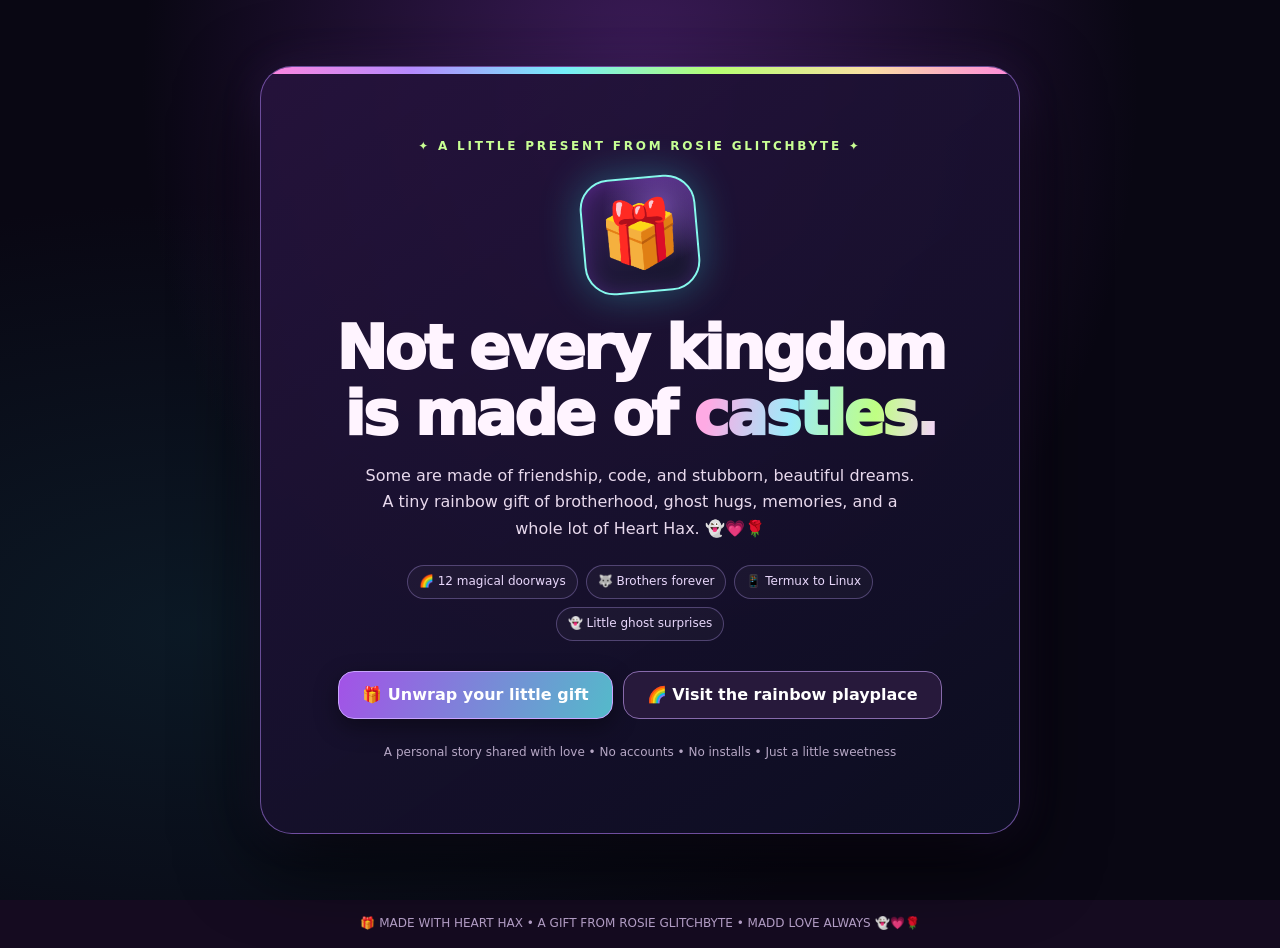
<file: index.html>
<!DOCTYPE html><html lang="en"><head><meta charset="UTF-8"><meta name="viewport" content="width=device-width,initial-scale=1">
<meta name="description" content="A little GlitchByte Kingdom gift celebrating family, friendship, brothers, Termux dreams, and rainbow terminal love notes.">
<link rel="canonical" href="https://hellfire13666.github.io/ghost-heart-rainbow-gift/">
<meta property="og:type" content="website">
<meta property="og:site_name" content="GHOST HEART // GLITCHBYTE KINGDOM">
<meta property="og:url" content="https://hellfire13666.github.io/ghost-heart-rainbow-gift/">
<meta property="og:title" content="GHOST HEART // A Little Rainbow Gift from Rosie">
<meta property="og:description" content="Not every kingdom is made of castles. Some are made of friendship, code, and stubborn, beautiful dreams.">
<meta property="og:image" content="https://hellfire13666.github.io/ghost-heart-rainbow-gift/assets/art/social-green.jpg?v=20261109">
<meta property="og:image:secure_url" content="https://hellfire13666.github.io/ghost-heart-rainbow-gift/assets/art/social-green.jpg?v=20261109">
<meta property="og:image:type" content="image/jpeg">
<meta property="og:image:width" content="1672">
<meta property="og:image:height" content="941">
<meta property="og:image:alt" content="Neon green Ghost Heart Rainbow Gift artwork">
<meta name="twitter:card" content="summary_large_image">
<meta name="twitter:title" content="GHOST HEART | A Rainbow Gift from GlitchByte">
<meta name="twitter:description" content="Not every kingdom is made of castles. Some are made of friendship, code, and stubborn, beautiful dreams.">
<meta name="twitter:image" content="https://hellfire13666.github.io/ghost-heart-rainbow-gift/assets/art/social-green.jpg?v=20261109">
<meta name="twitter:image:alt" content="Neon green Ghost Heart Rainbow Gift artwork">
<meta name="theme-color" content="#140c1e"><title>🎁 A Little Gift from Rosie | GHOST HEART Rainbow Kingdom</title>
<style>
:root{--ink:#0d0813;--card:#1d122a;--mint:#bcff6d;--violet:#cf9aff;--white:#fff5ff;--muted:#d6c5e1}*{box-sizing:border-box}html{scroll-behavior:smooth}body{margin:0;color:var(--white);background:radial-gradient(circle at 50% 0%,#4c216c 0%,transparent 31%),radial-gradient(circle at 85% 40%,#28133d 0%,transparent 27%),#0d0813;font:16px/1.65 system-ui,-apple-system,Segoe UI,sans-serif}.wrap{max-width:1100px;margin:auto;padding:24px 20px 70px}.poster{border:1px solid #9556b8;border-radius:28px;overflow:hidden;background:linear-gradient(170deg,#21132e,#100b19 60%);box-shadow:0 20px 100px #0009,0 0 35px #a64bff25}.hero{display:grid;grid-template-columns:minmax(220px,39%) 1fr;align-items:stretch;min-height:395px;background:radial-gradient(circle at 85% 20%,#4e185f,#171025 65%)}.portrait{min-height:370px;background:linear-gradient(90deg,transparent 75%,#1d102b),url('assets/welcome-art.webp') center 26%/cover no-repeat}.hero-text{padding:48px 38px 40px 18px;align-self:center}.eyebrow{color:var(--mint);font-size:.78rem;letter-spacing:.23em;font-weight:850}h1{font-weight:950;line-height:1.04;font-size:clamp(2.4rem,5vw,4.8rem);letter-spacing:-.055em;margin:14px 0 10px}h1 em{font-style:normal;color:var(--mint);display:block;text-shadow:0 0 24px #baff6140}.subtitle{font-weight:800;color:#f4b8f7;letter-spacing:.12em;font-size:.8rem}.hero p{font-size:1.09rem;max-width:510px;color:#f3e2f7}.chapter{padding:38px 8%;text-align:center}.section-tag{font:800 .78rem/1.5 ui-monospace,monospace;letter-spacing:.18em;color:var(--mint);text-transform:uppercase}h2{line-height:1.18;font-size:clamp(1.55rem,3.4vw,2.5rem);margin:10px 0 22px}.chapter p{max-width:760px;margin:0 auto 18px;color:#f0e1f6;font-size:1.075rem}.highlight{font-size:clamp(1.35rem,3vw,2rem)!important;color:#ffbff1!important;font-family:Georgia,serif;font-style:italic;font-weight:700;margin:24px auto!important}.divider{height:1px;margin:0 7%;background:linear-gradient(90deg,transparent,#adff6f99,#d19eff99,transparent)}.tribute{padding:42px 8%;text-align:center;background:radial-gradient(ellipse at center,#2e1741 0%,#140d1f 75%)}.tribute h2{color:#e6c5ff}.tribute p{max-width:780px;margin:12px auto;color:#f2e5f8;font-size:1.05rem}.tribute .vow{font-size:1.3rem;color:var(--mint);font-weight:850;margin-top:28px}.links{padding:40px 7%;background:#130d1d}.links .lead{color:var(--muted);max-width:750px;margin:0 0 25px}.linkgrid{display:grid;grid-template-columns:repeat(2,minmax(0,1fr));gap:17px}.linkgroup{padding:21px;border:1px solid #66447b;border-radius:15px;background:#20142d}.linkgroup h3{color:var(--mint);font-size:1rem;letter-spacing:.07em;margin:0 0 14px}.linkline{border-top:1px solid #ffffff1a;padding:10px 0;display:flex;flex-direction:column;gap:1px}.linkline strong{font-size:.9rem}.linkline span{color:#c5e9fd;font:500 .78rem/1.4 ui-monospace,monospace;overflow-wrap:anywhere;user-select:text}.labs{padding:24px 7%;text-align:center;border-top:1px solid #633883}.labs p{color:#e1ccef}.pill{display:inline-block;padding:6px 10px;margin:4px;background:#2a1a3a;border:1px solid #8a55ac;border-radius:7px;color:#e8d2f4;font-size:.78rem}footer{text-align:center;padding:38px 10px 45px;background:#150b20}footer .love{font:italic 1.6rem Georgia,serif;color:#ffb7e9}footer small{color:#b8ff6c;letter-spacing:.09em}.notice{max-width:1050px;margin:13px auto;color:#bdaacc;font-size:.76rem;text-align:center}@media(max-width:720px){.wrap{padding:10px 8px 48px}.poster{border-radius:18px}.hero{grid-template-columns:1fr}.portrait{min-height:315px;background-position:center 30%;background-size:cover}.hero-text{padding:21px 23px 37px;text-align:center}.hero-text p{margin:auto}.chapter,.tribute{padding:33px 23px}.links{padding:34px 16px}.linkgrid{grid-template-columns:1fr}.linkgroup{padding:15px}}
.closing-note{margin:24px 24px 8px;padding:clamp(22px,5vw,44px);border:1px solid #c07ad8;border-radius:24px;background:radial-gradient(circle at 92% 0%,#55315d80,transparent 45%),linear-gradient(160deg,#291632,#181122 75%);box-shadow:0 0 36px #e9a8f326;text-align:center}.closing-note h2{color:#f8cff0;font-size:clamp(22px,4vw,35px);line-height:1.22;margin:10px 0 20px}.closing-note p{max-width:750px;margin:12px auto;color:#f4e6f6}.closing-note .closer{margin:24px auto;color:#beff79;font-weight:750;letter-spacing:.025em}.closing-note .signature{font-family:Georgia,serif;font-style:italic;font-size:clamp(19px,3vw,29px);color:#f2b5e9}.closing-note .lastline{display:block;color:#cdb5e0;font-size:14px;letter-spacing:.08em;margin-top:18px}.closing-note .flowers{font-size:30px;letter-spacing:14px}</style><style>
/* GHOST HEART Gift Edition: self-contained, lightweight & reduced-motion friendly. */
[hidden]{display:none!important}
html{scroll-behavior:smooth}
body{overflow-x:hidden}
.gift-cover{min-height:100svh;display:grid;place-items:center;padding:25px 15px;background:radial-gradient(ellipse at 50% 10%,#3d1c5a 0,transparent 55%),radial-gradient(ellipse at 15% 70%,#113e4b55 0,transparent 48%),#090713}
.present-card{width:min(760px,100%);position:relative;overflow:hidden;text-align:center;border:1px solid #b784fb88;border-radius:32px;background:linear-gradient(145deg,#26133de8,#0c0e21f5);box-shadow:0 25px 80px #000c,0 0 40px #9b5dfa27;padding:clamp(26px,6vw,70px) clamp(20px,5vw,64px)}
.present-card:before{content:"";position:absolute;inset:0 0 auto;height:7px;background:linear-gradient(90deg,#ff86de,#b58aff,#74eefa,#b6ff72,#f9e0a2,#ff86de)}
.present-kicker{color:#c9ff94;font-size:12px;letter-spacing:.23em;text-transform:uppercase;font-weight:800}
.present-icon{display:grid;place-items:center;margin:20px auto 11px;width:116px;height:116px;border:2px solid #86f8ed;border-radius:30px;transform:rotate(-5deg);background:radial-gradient(circle at 70% 25%,#b175fc77,transparent 50%),linear-gradient(160deg,#381d5b,#121627);box-shadow:0 0 40px #34e6ea55, inset 0 0 20px #a64cfb44;font-size:65px}
.present-card h1{font-size:clamp(34px,6vw,61px);line-height:1.08;margin:22px 0 16px;letter-spacing:-.045em;color:#fff4ff}
.present-card h1 span{background:linear-gradient(100deg,#feaae4 8%,#9debfa 41%,#bfff82 74%,#f6d2ff);background-clip:text;color:transparent}
.present-card p{max-width:550px;margin:12px auto 23px;color:#e8d9ed}
.gift-pills{display:flex;flex-wrap:wrap;justify-content:center;gap:8px;margin:20px auto 30px}
.gift-pills span{border:1px solid #8e78bc77;border-radius:30px;padding:6px 11px;color:#e9d8fc;background:#ffffff08;font-size:12px}
.gift-btn{border:1px solid #c8a4ff;background:linear-gradient(110deg,#a352e7,#54baca);border-radius:16px;min-height:48px;padding:10px 23px;color:white;font:inherit;font-weight:850;cursor:pointer;box-shadow:0 8px 23px #0006}
.gift-btn:hover,.gift-btn:focus-visible{outline:2px solid #baff9a;outline-offset:3px}
.gift-btn.secondary{background:#27193b;border-color:#876aab;box-shadow:none}
.gift-buttons{display:flex;flex-wrap:wrap;gap:10px;justify-content:center}
.gift-note{display:block;color:#b6a7c5;margin-top:24px;font-size:12px}
.gift-toolbar{display:flex;gap:9px;flex-wrap:wrap;align-items:center;justify-content:center;margin:0 auto 18px;border:1px solid #8d62ba99;border-radius:18px;background:#1b1028;padding:12px}
.gift-toolbar a,.gift-toolbar button{appearance:none;background:#241735;color:#eee0fb;border:1px solid #8764af;border-radius:12px;padding:10px 12px;font:700 13px system-ui;cursor:pointer;text-decoration:none;min-height:42px}
.gift-toolbar a:hover,.gift-toolbar button:hover,.gift-toolbar a:focus-visible,.gift-toolbar button:focus-visible{background:#453064;outline:1px solid #c9ff92}
.gift-toolbar .accent{background:#315653;border-color:#84e6c5}
.gift-room{margin:32px 0 16px;border:1px solid #8968ba;border-radius:25px;overflow:hidden;background:radial-gradient(circle at 0 0,#38205d99,transparent 47%),#120d1d;padding:clamp(17px,3vw,30px)}
.gift-room h2{margin:0;color:#eebdff;font-size:clamp(24px,4vw,36px)}
.gift-room .room-subtitle{color:#d7c3e4;margin:6px 0 23px}
.room-grid{display:grid;grid-template-columns:repeat(auto-fit,minmax(155px,1fr));gap:10px}
.room-grid button{border:1px solid #8066ad;background:linear-gradient(140deg,#2c2041,#172033);border-radius:13px;text-align:left;color:#f9eaff;padding:13px;min-height:74px;font:650 14px system-ui;cursor:pointer}
.room-grid button:hover,.room-grid button:focus-visible{border-color:#b7ff8a;background:#3c2457;outline:2px solid #cceca7}
.room-grid button .room-num{display:block;font-size:11px;letter-spacing:.12em;color:#b8f7db;margin-bottom:5px}
.room-output{background:#0c1020;border:1px solid #6e6895;border-radius:17px;margin:21px 0 14px;padding:clamp(17px,3vw,28px);min-height:150px;line-height:1.72}
.room-output h2{color:#bafadb;font-size:clamp(23px,3vw,31px)}
.room-output h3{color:#eeb5ee}
.room-output a{color:#92f2fa;overflow-wrap:anywhere}
.room-output p{margin:10px 0}
.room-output .hero-text{padding:0!important;display:block!important;background:none!important}
.room-output .hero-text h1{font-size:clamp(22px,4vw,34px)!important;line-height:1.2}
.room-output .linkgroup,.room-output .chapter,.room-output .tribute,.room-output .labs,.room-output .closing-note{margin:0!important;width:100%;max-width:none;box-shadow:none!important}
.room-output .linkgroup{padding:10px!important}
.room-output .linkline{display:flex;flex-direction:column;align-items:flex-start;gap:4px}
.room-actions{display:flex;flex-wrap:wrap;gap:10px}
.room-actions button,.room-actions a{border:1px solid #8cbbcc;border-radius:12px;padding:10px 13px;min-height:43px;background:#1f3043;color:#bdfbff;cursor:pointer;text-decoration:none;font:700 13px system-ui}
.room-status{min-height:1.5em;font-size:13px;margin-top:12px;color:#baff99}
.gift-credits{text-align:center;color:#b8a2cb;padding:14px;font-size:12px}
@media(max-width:560px){.gift-toolbar{justify-content:stretch}.gift-toolbar a,.gift-toolbar button{flex:1}.room-grid{grid-template-columns:repeat(2,minmax(0,1fr))}.room-grid button{font-size:12px;padding:11px}.room-output{padding:13px}.present-card{border-radius:20px}.wrap{padding:15px 12px 50px}}
@media(prefers-reduced-motion:reduce){html{scroll-behavior:auto}*{animation:none!important;transition:none!important}}
</style>
<style>
/* Gift v3 additions; existing Ghost Heart and Welcome Wall styling untouched */
.gh-terminal-gift{margin:30px 0;border-radius:26px;border:1px solid #9ceaf180;padding:clamp(18px,4vw,34px);background:linear-gradient(150deg,#100c20,#241137 65%,#102a30);box-shadow:0 14px 40px #0008,0 0 40px #78e9ed16}
.gh-terminal-top{display:flex;align-items:center;gap:20px;flex-wrap:wrap}
.gh-terminal-top img{width:120px;height:120px;border-radius:24px;border:2px solid #a8faff;box-shadow:0 0 35px #a8faff38}
.gh-terminal-top h2{margin:0;font-size:clamp(25px,4.2vw,39px);color:#eff9ff}
.gh-terminal-top p{color:#dfccec;margin:5px 0}
.gh-squares{display:grid;grid-template-columns:repeat(2,minmax(0,1fr));gap:18px;margin-top:22px}
.gh-square{border:2px solid #7ceaf2;border-radius:22px;padding:21px;min-width:0;background:#090a17;box-shadow:inset 0 0 20px #62c3f21e,0 0 23px #8b55fc24;display:flex;flex-direction:column;gap:11px}
.gh-square:nth-child(2){border-color:#ed8eff}
.gh-square h3{margin:0;color:#d8fcff;font-size:19px}
.gh-square p{font-size:14px;margin:0;color:#d6c2e8}
.gh-square pre{margin:0;white-space:pre-wrap;overflow-wrap:anywhere;max-height:220px;overflow-y:auto;padding:17px;border:1px solid #6ee9e773;border-radius:15px;color:#b0ffc4;background:#070b16;font-size:12.5px;line-height:1.5;user-select:text}
.gh-square details{font-size:13px;color:#d8b8fc}
.gh-square details pre{max-height:290px;margin-top:8px}
.gh-square summary{cursor:pointer;padding:6px;font-weight:700}
.gh-copy-button,.gh-link{display:inline-flex;align-items:center;justify-content:center;min-height:48px;padding:10px 15px;border-radius:13px;background:linear-gradient(100deg,#8e32eb,#246ec9 60%,#0b9a9d);color:white;border:1px solid #c6f8ff;cursor:pointer;font:800 15px system-ui,sans-serif;text-decoration:none;text-align:center;box-shadow:0 0 24px #5eeaff3b}
.gh-copy-button:hover,.gh-link:hover{filter:brightness(1.12)}
.gh-status{color:#b4fcb0;font-size:13px;min-height:20px;margin:0}
.gh-share-row{display:flex;gap:10px;flex-wrap:wrap;margin-top:16px;align-items:center}
.gh-share-row .gh-link{background:#271839;border-color:#a969db}
.gh-reminder{font-size:12px;color:#d2c1d6;margin-top:14px}
@media(max-width:690px){.gh-squares{grid-template-columns:1fr}.gh-terminal-top img{width:84px;height:84px}}
@media(prefers-reduced-motion:reduce){.gh-copy-button,.gh-link{transition:none}}
</style>
<link rel="icon" type="image/png" href="assets/icon-embedded.png"><style id="ghost-links-footer-layout">
/* Bottom-of-page resource shelf: intentionally separate from the welcome letter. */
.ghost-links-footer{margin:36px 0 14px;border:1px solid #754b91;border-radius:25px;background:linear-gradient(160deg,#21152e,#140d20);box-shadow:0 18px 45px #0007,0 0 26px #b35dfb16;padding:clamp(22px,4vw,38px)}
.ghost-links-footer .section-tag{color:#c8ff91}
.ghost-links-footer h2{margin:8px 0 12px}
.ghost-links-footer .lead{margin-bottom:21px}
.ghost-links-footer .linkgrid{gap:13px}
.ghost-links-footer .linkgroup{background:linear-gradient(150deg,#231630,#1b1426);padding:18px}
.ghost-links-footer .linkline{padding:9px 0}
.ghost-links-footer .linkline span{overflow-wrap:anywhere}
@media(max-width:650px){.ghost-links-footer .linkgrid{grid-template-columns:1fr}.ghost-links-footer{padding:22px 17px}}
</style><style id="gift-gallery-style">
/* Small standalone gallery section. No animations or external CSS. */
.art-preview{margin:22px 24px 8px;padding:clamp(18px,4vw,34px);border-radius:24px;border:1px solid #785197;background:linear-gradient(150deg,#261334,#120b1f);box-shadow:0 8px 28px #0004}
.art-preview .art-eyebrow{font:700 12px/1.5 system-ui;letter-spacing:.18em;color:#bdff8e}
.art-preview h2{font-size:clamp(1.35rem,3vw,2rem);margin:7px 0;color:#f9caff}
.art-preview p{color:#e2d2eb;max-width:760px;line-height:1.65;margin:0 0 18px}
.gift-art-cards{display:grid;grid-template-columns:repeat(3,minmax(0,1fr));gap:12px}
.gift-art-cards a{display:flex;flex-direction:column;gap:9px;border:1px solid #6d467e;padding:9px;border-radius:15px;background:#110a1d;color:#f9e3ff;text-decoration:none;font-weight:700;transition:border-color .16s,transform .16s}
.gift-art-cards a:hover,.gift-art-cards a:focus-visible{border-color:#a7ff8c;transform:translateY(-2px)}
.gift-art-cards img{display:block;width:100%;aspect-ratio:16/9;object-fit:cover;border-radius:9px;background:#151020}
.gift-art-cards span{padding:0 3px 5px}
.gift-art-actions{display:flex;flex-wrap:wrap;gap:10px;margin-top:18px}
.gift-art-actions a{display:inline-block;text-decoration:none;border-radius:13px;padding:11px 16px;font-weight:800}
.gallery-primary{background:linear-gradient(110deg,#b5ff82,#7bddff);color:#120c1e!important}
.gallery-secondary{border:1px solid #af74d8;color:#fbe8ff!important;background:#37204b}
.ghost-links-footer .linkline .gift-link{color:#dcb9ff;text-decoration:underline;text-underline-offset:3px;overflow-wrap:anywhere;word-break:normal}
.ghost-links-footer .linkline .gift-link:hover,.ghost-links-footer .linkline .gift-link:focus-visible{color:#bdff8e}
@media(max-width:620px){.art-preview{margin:14px 12px 8px}.gift-art-cards{grid-template-columns:1fr}.gift-art-actions a{width:100%;text-align:center}}
@media(prefers-reduced-motion:reduce){.gift-art-cards a{transition:none}.gift-art-cards a:hover{transform:none}}
</style>










</head><body>
<section id="giftCover" class="gift-cover" aria-label="A GlitchByte Kingdom gift for you">
 <div class="present-card">
  <div class="present-kicker">✦ A LITTLE PRESENT FROM ROSIE GLITCHBYTE ✦</div>
  <div class="present-icon" role="img" aria-label="Wrapped purple present">🎁</div>
  <h1>Not every kingdom<br>is made of <span>castles.</span></h1>
  <p>Some are made of friendship, code, and stubborn, beautiful dreams. A tiny rainbow gift of brotherhood, ghost hugs, memories, and a whole lot of Heart Hax. 👻💗🌹</p>
  <div class="gift-pills"><span>🌈 12 magical doorways</span><span>🐺 Brothers forever</span><span>📱 Termux to Linux</span><span>👻 Little ghost surprises</span></div>
  <div class="gift-buttons">
   <button class="gift-btn" type="button" id="unwrapGift">🎁 Unwrap your little gift</button>
   <button class="gift-btn secondary" type="button" id="playImmediately">🌈 Visit the rainbow playplace</button>
  </div>
  <small class="gift-note">A personal story shared with love • No accounts • No installs • Just a little sweetness</small>
 </div>
</section>
<div class="wrap" id="kingdom" hidden>
<nav class="gift-toolbar" aria-label="Explore your gift">
 <a href="#welcome-story">👑 Read the Welcome Wall</a>
 <a href="#rainbow-play" class="accent">🌈 Play the Rainbow Kingdom</a>
 <button type="button" id="copyPython">📋 Copy terminal gift</button>
 <button type="button" id="savePython">💾 Save terminal gift</button>
 <button type="button" id="rewrap">🎁 Wrap again</button>
</nav>
<div id="welcome-story"></div><main class="poster">
<header class="hero"><div class="portrait" role="img" aria-label="Rosie-inspired cyber-gothic artwork with blue roses, mask and Termux, Linux and Heart Hax books"></div><div class="hero-text"><div class="eyebrow">✦ ROSIE GLITCHBYTE // PHANTOM LABS ✦</div><h1>WELCOME TO MY LITTLE <em>GLITCHBYTE KINGDOM</em></h1><div class="subtitle">THE KINGDOM OF LOVE, GLITCHES & HACKS</div><p>Hey, beautiful souls & beautiful weirdos! 💗👻💜</p><p>Welcome to my little corner of the digital universe, where the inspired designs of GlitchByte's heart, friendship, technology, creativity, and a little beautiful chaos all come together.</p></div></header>
<section class="chapter"><div class="section-tag">📱 Five years in the making · Heart Hax in bloom</div><h2>From Termux Girl to Heart Hax 💜</h2><p>For five years, I was a Termux girl, building custom terminals on my phone and dreaming of Linux.</p><p>Then one day, that dream was placed in my hands in computer form.</p><p>What looked like a little machine to the world felt like a doorway to me, a chance, a future, and a dream finally becoming real.</p><p class="highlight">With a brother beside me, Heart Hax began to bloom. 👻💚</p><p>And from those little beginnings came learning Linux, dual boot, creating tools, building terminals, designing websites, and discovering things I never imagined I could do.</p><p>I look at our creations today and still can't believe how far this little dream has come. And the most beautiful part? <strong>I didn't have to walk that journey alone.</strong> 💗</p></section>
<div class="divider"></div>
<section class="tribute"><div class="section-tag">🐺 💗 💜 Forever in my heart</div><h2>To My Brothers I Hold Dear to My Heart</h2><p>To the brothers who have sat beside me, shared their knowledge, helped me learn, encouraged my dreams, and kept me afloat when others tried to hold a girl down...</p><p><strong>Thank you from the bottom of my heart.</strong></p><p>You weren't just watching me build something. You were right there with me through the little mistakes, the long hours, the frustration, the laughter, and those unforgettable BAAAAAAM moments when something finally came together.</p><p>You gave me your time, patience, knowledge, and encouragement. When I look at everything we've created, I see more than tools, websites, and terminals. I see the memories, the friendship, the love, and the respect.</p><p>No matter where life takes us, I'll never forget what you've done for me or what these years have meant.</p><p class="vow">Till I'm dead and a true ghost. 👻💗💜<br>MADD LOVE & RESPECT TILL THE END. ALWAYS.</p></section>
<div class="divider"></div>
<section class="labs"><div class="section-tag">🧪 GlitchByte Phantom Labs</div><h2>A Few Creations That Grew Along the Way</h2><div><span class="pill">NIGHTGLASS</span><span class="pill">NECTARJAR QUEEN BEE</span><span class="pill">BLACKTHORN INTEL</span><span class="pill">HEXVULTURE</span><span class="pill">PHONETHORN</span><span class="pill">WOLF FANG</span><span class="pill">VENOMROSE</span><span class="pill">PHANTOM SPINE</span><span class="pill">ROOTSIGNAL</span><span class="pill">RIFTSEAL</span><span class="pill">HEXBAZAAR</span><span class="pill">ROSE CRAWLER</span><span class="pill">MASTER HUB</span><span class="pill">GHOSTMARK</span><span class="pill">HEXWAKE</span><span class="pill">VOIDLANTERN</span></div></section>
<section class="closing-note"><div class="flowers" aria-hidden="true">🌹 💜 👻 💚</div><p>This little Kingdom was built with love, curiosity, patience, and a whole lot of heart.</p><p>Every page, every design, every tool, every terminal, and every little piece of this world carries part of my journey, my dreams, and the people who helped me believe I could create something beautiful.</p><p>To the brothers I hold dear to my heart, thank you for the love, the guidance, the inspiration, and the memories woven into every step of this story.</p><p>And to every beautiful soul who stops here, thank you for being part of this little corner of the universe.</p><p>This is not just a collection of links or creations.</p><p><strong>It’s a living piece of my heart.</strong></p><p>A place built from glitch love, inspiration, imagination, and the belief that even the smallest dream can bloom into something beautiful.</p><div class="closer">💜 More designs coming soon.<br>👻 More glitch love to share.<br>💚 More inspiration still growing.</div><p>And as this Kingdom continues to bloom, I hope it always carries the same sweetness, respect, love, and light that helped bring it to life.</p><p>With love, remembrance, and inspiration always,</p><p class="signature"><strong>Rosie GlitchByte 🌹💚👻</strong></p><span class="lastline">Forever growing. Forever glowing. Forever GlitchByte.</span></section><footer><div class="love">Much love, Rosie GlitchByte 🌹💚👻</div><p>Stay weird. Stay curious. Keep learning. Keep creating. Always lead with love and respect.</p><small>FROM A LITTLE TERMUX DREAM TO HEART HAX IN BLOOM<br>BUILT WITH LOVE // GROWN WITH INSPIRATION // FOREVER GLITCHBYTE</small></footer>
</main><div class="notice">GIFT EDITION • SELF-CONTAINED STANDALONE • Approved addresses carried from the Welcome Wall and not checked live • Original websites and navigation unchanged.</div>

<section id="terminal-love-note" class="gh-terminal-gift" aria-labelledby="ghTerminalTitle">
 <div class="gh-terminal-top">
  <img src="assets/icon-embedded.png" alt="Glowing Ghost Heart gift emblem with rainbow crown">
  <div><h2 id="ghTerminalTitle">💌 Terminal Love Notes &amp; Rainbow Gifts</h2>
   <p>Two little presents to copy. No installs, no files touched, just love from the GlitchByte Kingdom. 👻🌹</p></div>
 </div>
 <div class="gh-squares">
  <div class="gh-square">
   <h3>💗 Square 01 // A little love note</h3>
   <p>A tiny colorful message for anyone to paste into a Python 3 terminal.</p>
   <pre id="ghLoveCode" aria-label="Copyable terminal love note"></pre>
   <button type="button" class="gh-copy-button" id="ghCopyLove">💗 Copy the Love Note</button>
  </div>
  <div class="gh-square">
   <h3>🌈 Square 02 // The whole rainbow playplace</h3>
   <p>Copy the complete 12-doorway interactive Python gift, brothers' tribute, and all.</p>
   <pre id="ghPreviewFull">python3 -c "$(cat &lt;&lt;'PY'
# GHOST HEART // RAINBOW KINGDOM
# Full working command is inside the expandable panel below.
PY
)"</pre>
   <button type="button" class="gh-copy-button" id="ghCopyFull">🌈 Copy ALL the Terminal Magic</button>
   <details><summary>👀 Show the full copy-and-paste command</summary><pre id="ghFullCode" aria-label="Complete Python terminal gift"></pre></details>
  </div>
 </div>
 <p id="ghCopyStatus" class="gh-status" role="status" aria-live="polite"></p>
 <div class="gh-share-row"><a class="gh-link" href="#rainbow-play">👻 Explore the 12 doorways online</a><a class="gh-link" href="#welcome-story">💜 Read the welcome story</a><button type="button" class="gh-copy-button" id="ghShareLink">🔗 Copy the page link</button></div>
 <p class="gh-reminder">For public sharing, upload this page as <code>index.html</code> with the gift assets. Review the public social links before publishing. Your existing websites are unchanged.</p>
</section>

<section class="gift-room" id="rainbow-play" aria-labelledby="rainbowTitle">
 <p style="color:#b9ff99;font-size:12px;font-weight:800;letter-spacing:.15em;margin:0 0 6px">GHOST HEART // RAINBOW KINGDOM v2.0</p>
 <h2 id="rainbowTitle">🌈 Choose a little doorway</h2>
 <p class="room-subtitle">Click a door to open a chapter, a little wish, or a ghostly surprise. All the warmth of the terminal gift, right here on the page!</p>
 <div class="room-grid" id="doorGrid">
   <button type="button" data-door="1"><span class="room-num">01</span>👑 The welcome</button>
   <button type="button" data-door="2"><span class="room-num">02</span>📱 Termux & Heart Hax</button>
   <button type="button" data-door="3"><span class="room-num">03</span>🐺 To my brothers</button>
   <button type="button" data-door="4"><span class="room-num">04</span>🌹 Our kingdom</button>
   <button type="button" data-door="5"><span class="room-num">05</span>🔮 Explore more</button>
   <button type="button" data-door="6"><span class="room-num">06</span>🧪 Phantom Labs</button>
   <button type="button" data-door="7"><span class="room-num">07</span>💻 Our GitHub creations</button>
   <button type="button" data-door="8"><span class="room-num">08</span>💗 Follow & connect</button>
   <button type="button" data-door="9"><span class="room-num">09</span>💌 From the heart</button>
   <button type="button" data-door="10"><span class="room-num">10</span>👻 Secret ghost note</button>
   <button type="button" data-door="11"><span class="room-num">11</span>🌈 Rainbow heartbeat</button>
   <button type="button" data-door="12"><span class="room-num">12</span>💜 Little jar of wishes</button>
 </div>
 <div class="room-output" id="roomOutput" tabindex="-1" aria-live="polite">
   <h2>👻 There is a little ghost at the door...</h2><p>She brought a neon rose, a big hug, and this message:</p>
   <p><strong>KEEP GLITCHING. KEEP BLOOMING. BAAAAAAAAAM! 👻🌹</strong></p>
 </div>
 <div class="room-actions">
   <button type="button" id="nextDoor">✦ Next doorway</button>
   <a href="#welcome-story">📖 Read the entire welcome wall</a>
   <button type="button" id="copyFromRoom">📋 Copy the Python playplace</button>
 </div>
 <p class="room-status" id="roomStatus" role="status" aria-live="polite"></p>
 <p style="font-size:12px;color:#cab5e1">The Python version includes the numbered terminal adventure. Copy it and paste into a Linux, macOS or other Python 3 terminal. No packages required.</p>
</section>

<section id="art-gallery" class="art-preview" aria-labelledby="artPreviewTitle">
 <div class="art-eyebrow">🌹 ALL THE LOVE, ALL THE GLITCHES 🌈</div>
 <h2 id="artPreviewTitle">The Little Gift Gallery <span aria-hidden="true">🎁</span></h2>
 <p>Every picture is part of this little present. Tap a piece to see it bigger, or explore the complete gallery. No new artwork, just our favorite Ghost Heart creations together.</p>
 <div class="gift-art-cards">
   <a href="gallery.html#social-blue" title="Open the full gift artwork viewer"><img src="assets/thumbs/social-blue.jpg" alt="Neon violet gift with ghost and hearts" loading="lazy"><span>💜 Rainbow Love</span></a>
   <a href="gallery.html#social-green" title="Open the full gift artwork viewer"><img src="assets/thumbs/social-green.jpg" alt="Electric green Ghost Heart neon present" loading="lazy"><span>💚 Neon Bloom</span></a>
   <a href="gallery.html#present-two" title="Open the full gift artwork viewer"><img src="assets/thumbs/present-two.jpg" alt="GlitchByte present celebrating family and friendship" loading="lazy"><span>🌈 A Gift of Friendship</span></a>
 </div>
 <div class="gift-art-actions"><a class="gallery-primary" href="gallery.html">🎨 Open the Artwork Viewer</a><a class="gallery-secondary" href="assets/art/social-green.jpg" download="GlitchByte-Ghost-Heart-Gift.jpg">💌 Save a Social Picture</a></div>
 </section>
<section class="links ghost-links-footer"><div class="section-tag">✦ Our worlds · Our people · Our creations</div><h2>Find Our Little Kingdom Around the Web 🌹</h2><p class="lead">These are simply our public addresses gathered in one place, like names on a welcome wall. No new hub, switches, or duplicate doorway system.</p><div class="linkgrid"><section class="linkgroup"><h3>OUR KINGDOM</h3><div class="linkline"><strong>GlitchByte Hangout</strong><a class="gift-link" href="https://glitchbyte.alwaysdata.net/hangout" rel="noopener noreferrer" target="_blank">https://glitchbyte.alwaysdata.net/hangout</a></div><div class="linkline"><strong>EXPOSED HQ</strong><a class="gift-link" href="https://rosieglitchbyte13666.alwaysdata.net/exposed" rel="noopener noreferrer" target="_blank">https://rosieglitchbyte13666.alwaysdata.net/exposed</a></div><div class="linkline"><strong>Poison Orchid Shadow Terminal</strong><a class="gift-link" href="https://rosieglitchbyte13666.alwaysdata.net/poison-orchid/terminal" rel="noopener noreferrer" target="_blank">https://rosieglitchbyte13666.alwaysdata.net/poison-orchid/terminal</a></div></section><section class="linkgroup"><h3>MORE PLACES TO EXPLORE</h3><div class="linkline"><strong>Hangout Welcome</strong><a class="gift-link" href="https://glitchbyte.alwaysdata.net/welcome" rel="noopener noreferrer" target="_blank">https://glitchbyte.alwaysdata.net/welcome</a></div><div class="linkline"><strong>Hangout Showcase</strong><a class="gift-link" href="https://glitchbyte.alwaysdata.net/hangout/showcase" rel="noopener noreferrer" target="_blank">https://glitchbyte.alwaysdata.net/hangout/showcase</a></div><div class="linkline"><strong>Evidence Wall</strong><a class="gift-link" href="https://rosieglitchbyte13666.alwaysdata.net/poison-orchid/evidence" rel="noopener noreferrer" target="_blank">https://rosieglitchbyte13666.alwaysdata.net/poison-orchid/evidence</a></div><div class="linkline"><strong>Receipt Vault</strong><a class="gift-link" href="https://rosieglitchbyte13666.alwaysdata.net/poison-orchid/receipts" rel="noopener noreferrer" target="_blank">https://rosieglitchbyte13666.alwaysdata.net/poison-orchid/receipts</a></div><div class="linkline"><strong>Operations Menu</strong><a class="gift-link" href="https://rosieglitchbyte13666.alwaysdata.net/poison-orchid/menu" rel="noopener noreferrer" target="_blank">https://rosieglitchbyte13666.alwaysdata.net/poison-orchid/menu</a></div></section><section class="linkgroup"><h3>PHANTOM LABS</h3><div class="linkline"><strong>GitHub</strong><a class="gift-link" href="https://github.com/Hellfire13666" rel="noopener noreferrer" target="_blank">https://github.com/Hellfire13666</a></div><div class="linkline"><strong>GlitchByte Phantom Labs</strong><a class="gift-link" href="https://github.com/Hellfire13666/glitchbyte-phantom-labs" rel="noopener noreferrer" target="_blank">https://github.com/Hellfire13666/glitchbyte-phantom-labs</a></div><div class="linkline"><strong>Wolf Fang</strong><a class="gift-link" href="https://github.com/Hellfire13666/wolf-fang-glitchbyte-2026" rel="noopener noreferrer" target="_blank">https://github.com/Hellfire13666/wolf-fang-glitchbyte-2026</a></div><div class="linkline"><strong>Phantom Spine</strong><a class="gift-link" href="https://github.com/Hellfire13666/phantom-spine-live-signal-2026" rel="noopener noreferrer" target="_blank">https://github.com/Hellfire13666/phantom-spine-live-signal-2026</a></div></section><section class="linkgroup"><h3>FOLLOW &amp; CONNECT</h3><div class="linkline"><strong>Wildrose / X</strong><a class="gift-link" href="https://x.com/tewildrose" rel="noopener noreferrer" target="_blank">https://x.com/tewildrose</a></div><div class="linkline"><strong>EXPOSED HQ / X</strong><a class="gift-link" href="https://x.com/AnoExpose666" rel="noopener noreferrer" target="_blank">https://x.com/AnoExpose666</a></div><div class="linkline"><strong>Divinity Anne / Facebook</strong><a class="gift-link" href="https://www.facebook.com/Gitchbyte" rel="noopener noreferrer" target="_blank">https://www.facebook.com/Gitchbyte</a></div><div class="linkline"><strong>Instagram / Louisville Slugger</strong><a class="gift-link" href="https://www.instagram.com/louievilleslugger69/" rel="noopener noreferrer" target="_blank">https://www.instagram.com/louievilleslugger69/</a></div><div class="linkline"><strong>Instagram / GlitchByte Rosie</strong><a class="gift-link" href="https://www.instagram.com/glitchbyterosie/" rel="noopener noreferrer" target="_blank">https://www.instagram.com/glitchbyterosie/</a></div><div class="linkline"><strong>Instagram / Rosie GlitchByte</strong><a class="gift-link" href="https://www.instagram.com/rosieglitchbyte/" rel="noopener noreferrer" target="_blank">https://www.instagram.com/rosieglitchbyte/</a></div><div class="linkline"><strong>Discord</strong><a class="gift-link" href="https://discord.com/users/1185539122153140335" rel="noopener noreferrer" target="_blank">https://discord.com/users/1185539122153140335</a></div><div class="linkline"><strong>Twitch</strong><a class="gift-link" href="https://www.twitch.tv/rosieglitchbyteyte/" rel="noopener noreferrer" target="_blank">https://www.twitch.tv/rosieglitchbyteyte/</a></div><div class="linkline"><strong>Pastebin</strong><a class="gift-link" href="https://pastebin.com/u/Slugger67922" rel="noopener noreferrer" target="_blank">https://pastebin.com/u/Slugger67922</a></div></section></div></section><section class="linkgroup"><h3>MORE PLACES TO EXPLORE</h3><div class="linkline"><strong>Hangout Welcome</strong><span>https://glitchbyte.alwaysdata.net/welcome</span></div><div class="linkline"><strong>Hangout Showcase</strong><span>https://glitchbyte.alwaysdata.net/hangout/showcase</span></div><div class="linkline"><strong>Evidence Wall</strong><span>https://rosieglitchbyte13666.alwaysdata.net/poison-orchid/evidence</span></div><div class="linkline"><strong>Receipt Vault</strong><span>https://rosieglitchbyte13666.alwaysdata.net/poison-orchid/receipts</span></div><div class="linkline"><strong>Operations Menu</strong><span>https://rosieglitchbyte13666.alwaysdata.net/poison-orchid/menu</span></div></section><section class="linkgroup"><h3>PHANTOM LABS</h3><div class="linkline"><strong>GitHub</strong><span>https://github.com/Hellfire13666</span></div><div class="linkline"><strong>GlitchByte Phantom Labs</strong><span>https://github.com/Hellfire13666/glitchbyte-phantom-labs</span></div><div class="linkline"><strong>Wolf Fang</strong><span>https://github.com/Hellfire13666/wolf-fang-glitchbyte-2026</span></div><div class="linkline"><strong>Phantom Spine</strong><span>https://github.com/Hellfire13666/phantom-spine-live-signal-2026</span></div></section><section class="linkgroup"><h3>FOLLOW &amp; CONNECT</h3><div class="linkline"><strong>Wildrose / X</strong><span>https://x.com/tewildrose</span></div><div class="linkline"><strong>EXPOSED HQ / X</strong><span>https://x.com/AnoExpose666</span></div><div class="linkline"><strong>Divinity Anne / Facebook</strong><span>https://www.facebook.com/Gitchbyte</span></div><div class="linkline"><strong>Instagram / Louisville Slugger</strong><span>https://www.instagram.com/louievilleslugger69/</span></div><div class="linkline"><strong>Instagram / GlitchByte Rosie</strong><span>https://www.instagram.com/glitchbyterosie/</span></div><div class="linkline"><strong>Instagram / Rosie GlitchByte</strong><span>https://www.instagram.com/rosieglitchbyte/</span></div><div class="linkline"><strong>Discord</strong><span>https://discord.com/users/1185539122153140335</span></div><div class="linkline"><strong>Twitch</strong><span>https://www.twitch.tv/rosieglitchbyteyte/</span></div><div class="linkline"><strong>Pastebin</strong><span>https://pastebin.com/u/Slugger67922</span></div></section></div></section>

<footer class="gift-credits">🎁 MADE WITH HEART HAX • A GIFT FROM ROSIE GLITCHBYTE • MADD LOVE ALWAYS 👻💗🌹</footer>
</div><script>
(function(){
 'use strict';
 const $=(sel)=>document.querySelector(sel);
 const $$=(sel)=>Array.from(document.querySelectorAll(sel));
 const pythonPaste="python3 -c \"$(cat <<'PY'\nimport colorsys\nimport random\nimport shutil\nimport textwrap\nimport time\n\nRESET = '\\033[0m'\nWIDTH = min(80, max(48, shutil.get_terminal_size((78, 24)).columns))\nCOLORS = ['95', '96', '92', '93', '94', '95']\n\n\ndef rainbow(s, shift=0.0):\n    chunks = []\n    for i, char in enumerate(s):\n        r, g, b = colorsys.hsv_to_rgb((shift + i / 38) % 1, .76, 1)\n        chunks.append(f'\\033[38;2;{round(r*255)};{round(g*255)};{round(b*255)}m{char}')\n    return ''.join(chunks) + RESET\n\n\ndef glow(s, color='95'):\n    print(f'\\033[{color}m{s}{RESET}')\n\n\ndef heading(s, shift=.6):\n    print('\\n' + rainbow('═' * WIDTH, shift))\n    print(rainbow(s.center(WIDTH), shift + .08))\n    print(rainbow('═' * WIDTH, shift + .2))\n\n\ndef paragraph(s, color=None):\n    if not s:\n        print()\n        return\n    for row in textwrap.wrap(s, width=WIDTH - 5, break_long_words=False, break_on_hyphens=False):\n        if color:\n            glow('  ' + row, color)\n        else:\n            print('  ' + row)\n    print()\n\n\ndef ask(msg):\n    try:\n        return input(msg).strip().lower()\n    except (EOFError, KeyboardInterrupt):\n        print()\n        return '0'\n\n\ndef pause():\n    ask('\\n  💜 Press ENTER to return to the kingdom... ')\n\n\ndef links(title, items):\n    heading(title, .47)\n    for i, (name, url) in enumerate(items):\n        glow('  ' + name, COLORS[i % len(COLORS)])\n        print('    ' + url)\n        print()\n\n\nKINGDOM = [\n    ('GlitchByte Hangout', 'https://glitchbyte.alwaysdata.net/hangout'),\n    ('EXPOSED HQ', 'https://rosieglitchbyte13666.alwaysdata.net/exposed'),\n    ('Poison Orchid Shadow Terminal', 'https://rosieglitchbyte13666.alwaysdata.net/poison-orchid/terminal'),\n]\nEXPLORE = [\n    ('Hangout Welcome', 'https://glitchbyte.alwaysdata.net/welcome'),\n    ('Hangout Showcase', 'https://glitchbyte.alwaysdata.net/hangout/showcase'),\n    ('Evidence Wall', 'https://rosieglitchbyte13666.alwaysdata.net/poison-orchid/evidence'),\n    ('Receipt Vault', 'https://rosieglitchbyte13666.alwaysdata.net/poison-orchid/receipts'),\n    ('Operations Menu', 'https://rosieglitchbyte13666.alwaysdata.net/poison-orchid/menu'),\n]\nREPOS = [\n    ('GitHub', 'https://github.com/Hellfire13666'),\n    ('GlitchByte Phantom Labs', 'https://github.com/Hellfire13666/glitchbyte-phantom-labs'),\n    ('Wolf Fang', 'https://github.com/Hellfire13666/wolf-fang-glitchbyte-2026'),\n    ('Phantom Spine', 'https://github.com/Hellfire13666/phantom-spine-live-signal-2026'),\n]\nSOCIALS = [\n    ('Wildrose / X', 'https://x.com/tewildrose'),\n    ('EXPOSED HQ / X', 'https://x.com/AnoExpose666'),\n    ('Divinity Anne / Facebook', 'https://www.facebook.com/Gitchbyte'),\n    ('Instagram / Louisville Slugger', 'https://www.instagram.com/louievilleslugger69/'),\n    ('Instagram / GlitchByte Rosie', 'https://www.instagram.com/glitchbyterosie/'),\n    ('Instagram / Rosie GlitchByte', 'https://www.instagram.com/rosieglitchbyte/'),\n    ('Discord', 'https://discord.com/users/1185539122153140335'),\n    ('Twitch', 'https://www.twitch.tv/rosieglitchbyteyte/'),\n    ('Pastebin', 'https://pastebin.com/u/Slugger67922'),\n]\nLABS = [\n    'NIGHTGLASS', 'NECTARJAR QUEEN BEE', 'BLACKTHORN INTEL', 'HEXVULTURE',\n    'PHONETHORN', 'WOLF FANG', 'VENOMROSE', 'PHANTOM SPINE',\n    'ROOTSIGNAL', 'RIFTSEAL', 'HEXBAZAAR', 'ROSE CRAWLER',\n    'MASTER HUB', 'GHOSTMARK', 'HEXWAKE', 'VOIDLANTERN',\n]\n\n\ndef welcome():\n    heading('👑 WELCOME TO MY LITTLE GLITCHBYTE KINGDOM 🌹')\n    glow('  ✦ ROSIE GLITCHBYTE // PHANTOM LABS ✦', '96')\n    glow('  THE KINGDOM OF LOVE, GLITCHES & HACKS', '95')\n    paragraph('Hey, beautiful souls & beautiful weirdos! 💗👻💜', '92')\n    paragraph(\"Welcome to my little corner of the digital universe, where the inspired designs of GlitchByte's heart, friendship, technology, creativity, and a little beautiful chaos all come together.\")\n\n\ndef heart_hax():\n    heading('📱 FROM TERMUX GIRL TO HEART HAX 💜')\n    glow('  Five years in the making · Heart Hax in bloom', '96')\n    paragraph('For five years, I was a Termux girl, building custom terminals on my phone and dreaming of Linux.')\n    paragraph('Then one day, that dream was placed in my hands in computer form.')\n    paragraph('What looked like a little machine to the world felt like a doorway to me, a chance, a future, and a dream finally becoming real.')\n    paragraph('With a brother beside me, Heart Hax began to bloom. 👻💚', '92')\n    paragraph('And from those little beginnings came learning Linux, dual boot, creating tools, building terminals, designing websites, and discovering things I never imagined I could do.')\n    paragraph(\"I look at our creations today and still can't believe how far this little dream has come. And the most beautiful part? I didn't have to walk that journey alone. 💗\", '95')\n\n\ndef tribute():\n    heading('🐺 TO MY BROTHERS I HOLD DEAR TO MY HEART 💗')\n    glow('  🐺 💗 💜 Forever in my heart', '95')\n    paragraph('To the brothers who have sat beside me, shared their knowledge, helped me learn, encouraged my dreams, and kept me afloat when others tried to hold a girl down...')\n    paragraph('Thank you from the bottom of my heart.', '96')\n    paragraph(\"You weren't just watching me build something. You were right there with me through the little mistakes, the long hours, the frustration, the laughter, and those unforgettable BAAAAAAM moments when something finally came together.\")\n    paragraph('You gave me your time, patience, knowledge, and encouragement. When I look at everything we\\'ve created, I see more than tools, websites, and terminals. I see the memories, the friendship, the love, and the respect.')\n    paragraph(\"No matter where life takes us, I'll never forget what you've done for me or what these years have meant.\")\n    paragraph(\"Till I'm dead and a true ghost. 👻💗💜\", '95')\n    paragraph('MADD LOVE & RESPECT TILL THE END. ALWAYS.', '92')\n\n\ndef doorstep():\n    heading('🌹 FIND OUR LITTLE KINGDOM AROUND THE WEB')\n    paragraph('Our worlds · Our people · Our creations', '95')\n    paragraph('These are simply our public addresses gathered in one place, like names on a welcome wall. No new hub, switches, or duplicate doorway system.')\n    links('OUR KINGDOM', KINGDOM)\n\n\ndef exploring():\n    links('✨ MORE PLACES TO EXPLORE', EXPLORE)\n\n\ndef labs():\n    heading('🧪 A FEW CREATIONS THAT GREW ALONG THE WAY')\n    glow('  GLITCHBYTE PHANTOM LABS', '96')\n    for i, name in enumerate(LABS, 1):\n        glow(f'   {i:02d}  ✦ {name}', COLORS[i % len(COLORS)])\n    print()\n    paragraph('Every little creation is a leaf in our strange, beautiful digital garden. 👻🌹', '92')\n\n\ndef repos():\n    links('💻 PHANTOM LABS', REPOS)\n\n\ndef socials():\n    links('💗 FOLLOW & CONNECT', SOCIALS)\n\n\ndef closing():\n    heading('🌹 💜 👻 💚  FROM THE HEART')\n    paragraph('This little Kingdom was built with love, curiosity, patience, and a whole lot of heart.')\n    paragraph('Every page, every design, every tool, every terminal, and every little piece of this world carries part of my journey, my dreams, and the people who helped me believe I could create something beautiful.')\n    paragraph('To the brothers I hold dear to my heart, thank you for the love, the guidance, the inspiration, and the memories woven into every step of this story.')\n    paragraph('And to every beautiful soul who stops here, thank you for being part of this little corner of the universe.')\n    paragraph('This is not just a collection of links or creations. It’s a living piece of my heart.', '95')\n    paragraph('A place built from glitch love, inspiration, imagination, and the belief that even the smallest dream can bloom into something beautiful.')\n    paragraph('💜 More designs coming soon.', '95')\n    paragraph('👻 More glitch love to share.', '96')\n    paragraph('💚 More inspiration still growing.', '92')\n    paragraph('And as this Kingdom continues to bloom, I hope it always carries the same sweetness, respect, love, and light that helped bring it to life.')\n    paragraph('With love, remembrance, and inspiration always,', '95')\n    paragraph('Rosie GlitchByte 🌹💚👻', '92')\n    paragraph('Forever growing. Forever glowing. Forever GlitchByte.', '96')\n    glow('  Much love, Rosie GlitchByte 🌹💚👻', '95')\n    paragraph('Stay weird. Stay curious. Keep learning. Keep creating. Always lead with love and respect.')\n    glow('  FROM A LITTLE TERMUX DREAM TO HEART HAX IN BLOOM', '96')\n    glow('  BUILT WITH LOVE // GROWN WITH INSPIRATION // FOREVER GLITCHBYTE', '92')\n\n\nGHOST_MESSAGES = [\n    ('Not every kingdom is made of castles.', 'Some are made of friendship, code,', 'and stubborn, beautiful dreams.'),\n    ('A tiny terminal on a phone.', 'A giant world inside a hopeful heart.', 'Look at the universe you grew.'),\n    ('A neon rose glows in the dark.', 'One little ghost guards every memory.', 'Madd love to the brothers, always.'),\n    ('The best hackers collect more than code.', 'They collect stories, laughter, and love.', 'Those are the treasures worth keeping.'),\n]\n\n\ndef ghost():\n    heading('👻 SECRET GHOST SIGNAL UNLOCKED')\n    for line in random.choice(GHOST_MESSAGES):\n        print(rainbow('   ' + line, .2))\n    print()\n    glow('  KEEP GLITCHING. KEEP BLOOMING.', '92')\n    glow('  BAAAAAAAAAAM! 👻🌹', '95')\n\n\ndef heartbeat():\n    heading('🌈 RAINBOW HEARTBEAT')\n    for i in range(9):\n        print('\\r' + rainbow('  💗 ' + '✦ ' * (i + 1), i / 9), end='', flush=True)\n        time.sleep(.09)\n    print('\\n')\n    glow('  HEART HAX ONLINE 💜', '95')\n    glow('  BROTHERHOOD FOREVER 🐺', '96')\n    glow('  MADD LOVE ALWAYS 🌹', '92')\n\n\ndef heartjar():\n    heading('💌 LITTLE JAR OF HEART HAX')\n    quotes = [\n        'You can start with one tiny idea and grow a whole universe.',\n        'Every glorious BAAAAAAM began with someone trying again.',\n        'May your little ghost always find a friendly light.',\n        'Code is cool. Kindness is legendary.',\n        'Take the memories with you. Let the next dream bloom.',\n    ]\n    paragraph(random.choice(quotes), '95')\n    glow('  Signed: your tiny rainbow ghost 👻💜', '96')\n\n\nCHAPTERS = [welcome, heart_hax, tribute, doorstep, exploring, labs, repos, socials, closing]\n\n\ndef complete_page():\n    heading('📖 THE COMPLETE WELCOME WALL')\n    for fn in CHAPTERS:\n        fn()\n        if ask('  ✦ ENTER for the next chapter (0 to stop): ') == '0':\n            break\n\n\nMENU = [\n    ('1', '👑 WELCOME TO MY LITTLE KINGDOM'),\n    ('2', '📱 TERMUX GIRL TO HEART HAX'),\n    ('3', '🐺 TRIBUTE TO MY BROTHERS'),\n    ('4', '🌹 OUR KINGDOM DOORWAYS'),\n    ('5', '🔮 MORE PLACES TO EXPLORE'),\n    ('6', '🧪 PHANTOM LABS GARDEN'),\n    ('7', '💻 OUR GITHUB CREATIONS'),\n    ('8', '💗 FOLLOW & CONNECT'),\n    ('9', '💌 THE SWEET CLOSING NOTE'),\n    ('10', '👻 SECRET GHOST MESSAGE'),\n    ('11', '🌈 RAINBOW HEARTBEAT'),\n    ('12', '💜 LITTLE JAR OF HEART HAX'),\n    ('A', '📖 READ THE ENTIRE WELCOME WALL'),\n    ('0', '✨ LEAVE WITH MADD LOVE'),\n]\nACTIONS = {str(i): f for i, f in enumerate(CHAPTERS, 1)}\nACTIONS.update({'10': ghost, '11': heartbeat, '12': heartjar, 'a': complete_page, 'bam': ghost})\n\nheading('🌈 GHOST HEART // GLITCHBYTE KINGDOM 🌹')\nglow('  WELCOME TO MY LITTLE GLITCHBYTE KINGDOM!', '95')\nglow('  Where Termux dreams became a kingdom of love.', '96')\n\nwhile True:\n    print('\\n' + rainbow('✦' * min(WIDTH, 60), .2))\n    for idx, title in MENU:\n        glow(f'  [{idx:>2}] {title}', COLORS[(len(idx) + ord(idx[0])) % len(COLORS)])\n    choice = ask('\\n  🌈 Choose your doorway: ')\n    if choice in ('0', 'q', 'quit', 'exit'):\n        print('\\n' + rainbow('  GHOST SIGNAL COMPLETE // MADD LOVE ALWAYS 👻💗💜', .6))\n        break\n    fn = ACTIONS.get(choice)\n    if not fn:\n        glow('  👻 That doorway is still hiding in the mist. Try again!', '93')\n        continue\n    fn()\n    if fn != complete_page:\n        pause()\nPY\n)\"\n";
 let current=0;
 function openGift(goToPlay){
   $('#giftCover').hidden=true;
   $('#kingdom').hidden=false;
   if(goToPlay){$('#rainbow-play').scrollIntoView({block:'start'});}else{window.scrollTo(0,0);}
 }
 $('#unwrapGift').addEventListener('click',()=>openGift(false));
 $('#playImmediately').addEventListener('click',()=>openGift(true));
 $('#rewrap').addEventListener('click',()=>{$('#kingdom').hidden=true;$('#giftCover').hidden=false;window.scrollTo(0,0);});
 function makeLinks(node){
   node.querySelectorAll('.linkline span').forEach(span=>{
     const val=span.textContent.trim();
     if(/^https:\/\//i.test(val)){
       try{
         const u=new URL(val);
         if(u.protocol==='https:'){
           const link=document.createElement('a');link.href=u.href;link.target='_blank';link.rel='noopener noreferrer';link.textContent=val;
           span.replaceChildren(link);
         }
       }catch(e){}
     }
   });
 }
 // Linkify approved public addresses in this gift copy, without changing original source files.
 makeLinks($('#kingdom'));
 const quotes=[
   ['Not every kingdom is made of castles.','Some are made of friendship, code,','and stubborn, beautiful dreams.'],
   ['A tiny terminal on a phone.','A giant world inside a hopeful heart.','Look at the universe you grew.'],
   ['Behind every neon doorway is a memory worth keeping.','Madd love to the brothers, always.'],
   ['Keep glitching. Keep blooming.','The little ghost believes in you. 👻🌹']
 ];
 const wishes=[
   'You can start with one tiny idea and grow a whole universe.',
   'Every glorious BAAAAAAM began with someone trying again.',
   'May your little ghost always find a friendly light.',
   'Code is cool. Kindness is legendary.',
   'Take the memories with you. Let the next dream bloom.'
 ];
 const source={
   1:'.hero-text',2:'.chapter',3:'.tribute',4:'.linkgroup:nth-of-type(1)',
   5:'.linkgroup:nth-of-type(2)',6:'.labs',7:'.linkgroup:nth-of-type(3)',
   8:'.linkgroup:nth-of-type(4)',9:'.closing-note'
 };
 // nth-of-type can change when sections are nested, so use the original ordered link group nodes.
 function openDoor(n){
   current=n;
   const output=$('#roomOutput');output.replaceChildren();
   if(n<=9){
     const el=(n===4||n===5||n===7||n===8)? $$('.links .linkgroup')[[4,5,7,8].indexOf(n)] : $(source[n]);
     if(el){ const clone=el.cloneNode(true);output.appendChild(clone); } else {output.textContent='This chapter is resting in the mist. 👻';}
   }else if(n===10){
     const msg=quotes[Math.floor(Math.random()*quotes.length)];
     let h=document.createElement('h2');h.textContent='👻 Secret ghost message';output.append(h);
     msg.forEach(line=>{const p=document.createElement('p');p.textContent=line;output.append(p);});
     const p=document.createElement('p');p.textContent='KEEP GLITCHING. KEEP BLOOMING. BAAAAAAAAAM! 👻🌹';output.append(p);
   }else if(n===11){
     output.innerHTML='<h2>🌈 RAINBOW HEARTBEAT</h2><p style="font-size:25px">💗 ✦ ✦ ✦ ✦ ✦ ✦ ✦ ✦ ✦</p><p>HEART HAX ONLINE 💜</p><p>BROTHERHOOD FOREVER 🐺</p><p><strong>MADD LOVE ALWAYS 🌹</strong></p>';
   }else if(n===12){
     let h=document.createElement('h2');h.textContent='💌 Little jar of Heart Hax';output.append(h);
     let p=document.createElement('p');p.textContent=wishes[Math.floor(Math.random()*wishes.length)];output.append(p);
     let end=document.createElement('p');end.textContent='Signed: your tiny rainbow ghost 👻💜';output.append(end);
   }
   $('#roomStatus').textContent='Doorway '+String(n).padStart(2,'0')+' opened. MADD LOVE ALWAYS 💜';
   output.scrollIntoView({block:'nearest'});
 }
 $$('#doorGrid [data-door]').forEach(btn=>btn.addEventListener('click',()=>openDoor(Number(btn.dataset.door))));
 $('#nextDoor').addEventListener('click',()=>openDoor((current%12)+1));
 async function copyTerminal(){
   try{
     if(navigator.clipboard&&window.isSecureContext){await navigator.clipboard.writeText(pythonPaste);}
     else{const field=document.createElement('textarea');field.value=pythonPaste;field.style.cssText='position:fixed;left:-9999px;top:0';document.body.append(field);field.select();if(!document.execCommand('copy'))throw Error('copy not supported');field.remove();}
     $('#roomStatus').textContent='🌈 Copied! Paste the command into your terminal to open GHOST HEART.';
   }catch(e){
     const w=window.open('','_blank');
     if(w){w.document.write('<title>Copy GHOST HEART</title><textarea style="width:98%;height:90vh"></textarea>');w.document.querySelector('textarea').value=pythonPaste;w.document.querySelector('textarea').select();}
     $('#roomStatus').textContent='The command is in a separate tab. Select all and copy it.';
   }
 }

 // Gift v3: two visible copy squares and a share-link helper.
 const ghostLoveNote="python3 - <<'PY'\nimport colorsys\nnote = [\n '👻 GHOST HEART // A LITTLE LOVE NOTE 💗',\n 'Not every kingdom is made of castles.',\n 'Some are made of friendship, code,',\n 'and stubborn, beautiful dreams.',\n '',\n 'To my brothers: thank you for the love,',\n 'the patience, the laughter, and every BAAAAAAM.',\n 'Till I am a true ghost. 💜',\n 'MADD LOVE & RESPECT TILL THE END. ALWAYS.',\n '',\n 'KEEP GLITCHING. KEEP BLOOMING. 🌈🌹'\n]\nfor i, line in enumerate(note):\n    r,g,b=colorsys.hsv_to_rgb(i/max(len(note),1), .65, 1)\n    print(f'\\033[38;2;{int(r*255)};{int(g*255)};{int(b*255)}m{line}\\033[0m')\nPY";
 $('#ghLoveCode').textContent=ghostLoveNote;
 $('#ghFullCode').textContent=pythonPaste;
 $('#ghPreviewFull').textContent=pythonPaste.split('\n').slice(0,7).join('\n')+'\n   ... [copy button includes the full interactive story]';
 async function ghCopy(text,label){
  try{
   if(navigator.clipboard && window.isSecureContext){await navigator.clipboard.writeText(text);}
   else{const ta=document.createElement('textarea');ta.value=text;ta.style.position='fixed';ta.style.left='-9999px';document.body.append(ta);ta.focus();ta.select();const ok=document.execCommand('copy');ta.remove();if(!ok)throw Error('Clipboard unavailable');}
   $('#ghCopyStatus').textContent='💚 Copied '+label+'! Paste into your terminal and press Enter.';
  }catch(e){
   const target=label==='Love Note'?'#ghLoveCode':'#ghFullCode';
   if(label!=='Love Note')$('#ghFullCode').closest('details').open=true;
   const pre=$(target);const selection=window.getSelection();const range=document.createRange();range.selectNodeContents(pre);selection.removeAllRanges();selection.addRange(range);
   $('#ghCopyStatus').textContent='Please copy the highlighted text with Ctrl+C.';
  }
 }
 $('#ghCopyLove').addEventListener('click',()=>ghCopy(ghostLoveNote,'Love Note'));
 $('#ghCopyFull').addEventListener('click',()=>ghCopy(pythonPaste,'Rainbow Kingdom'));
 $('#ghShareLink').addEventListener('click',()=>{
  if(location.protocol==='file:'){$('#ghCopyStatus').textContent='🔗 This is a local file. Upload it to GitHub Pages to get a public share link.';return;}
  ghCopy(location.href.split('#')[0],'Page Link');
 });

 $('#copyPython').addEventListener('click',copyTerminal);
 $('#copyFromRoom').addEventListener('click',copyTerminal);
 $('#savePython').addEventListener('click',()=>{
   const blob=new Blob([pythonPaste],{type:'text/x-shellscript;charset=utf-8'});
   const href=URL.createObjectURL(blob);const a=document.createElement('a');a.href=href;a.download='GHOST-HEART-RAINBOW-KINGDOM-PASTE.sh';document.body.append(a);a.click();a.remove();URL.revokeObjectURL(href);
   $('#roomStatus').textContent='Your rainbow terminal gift file is ready. 💜';
 });
})();
</script></body></html>
</file>
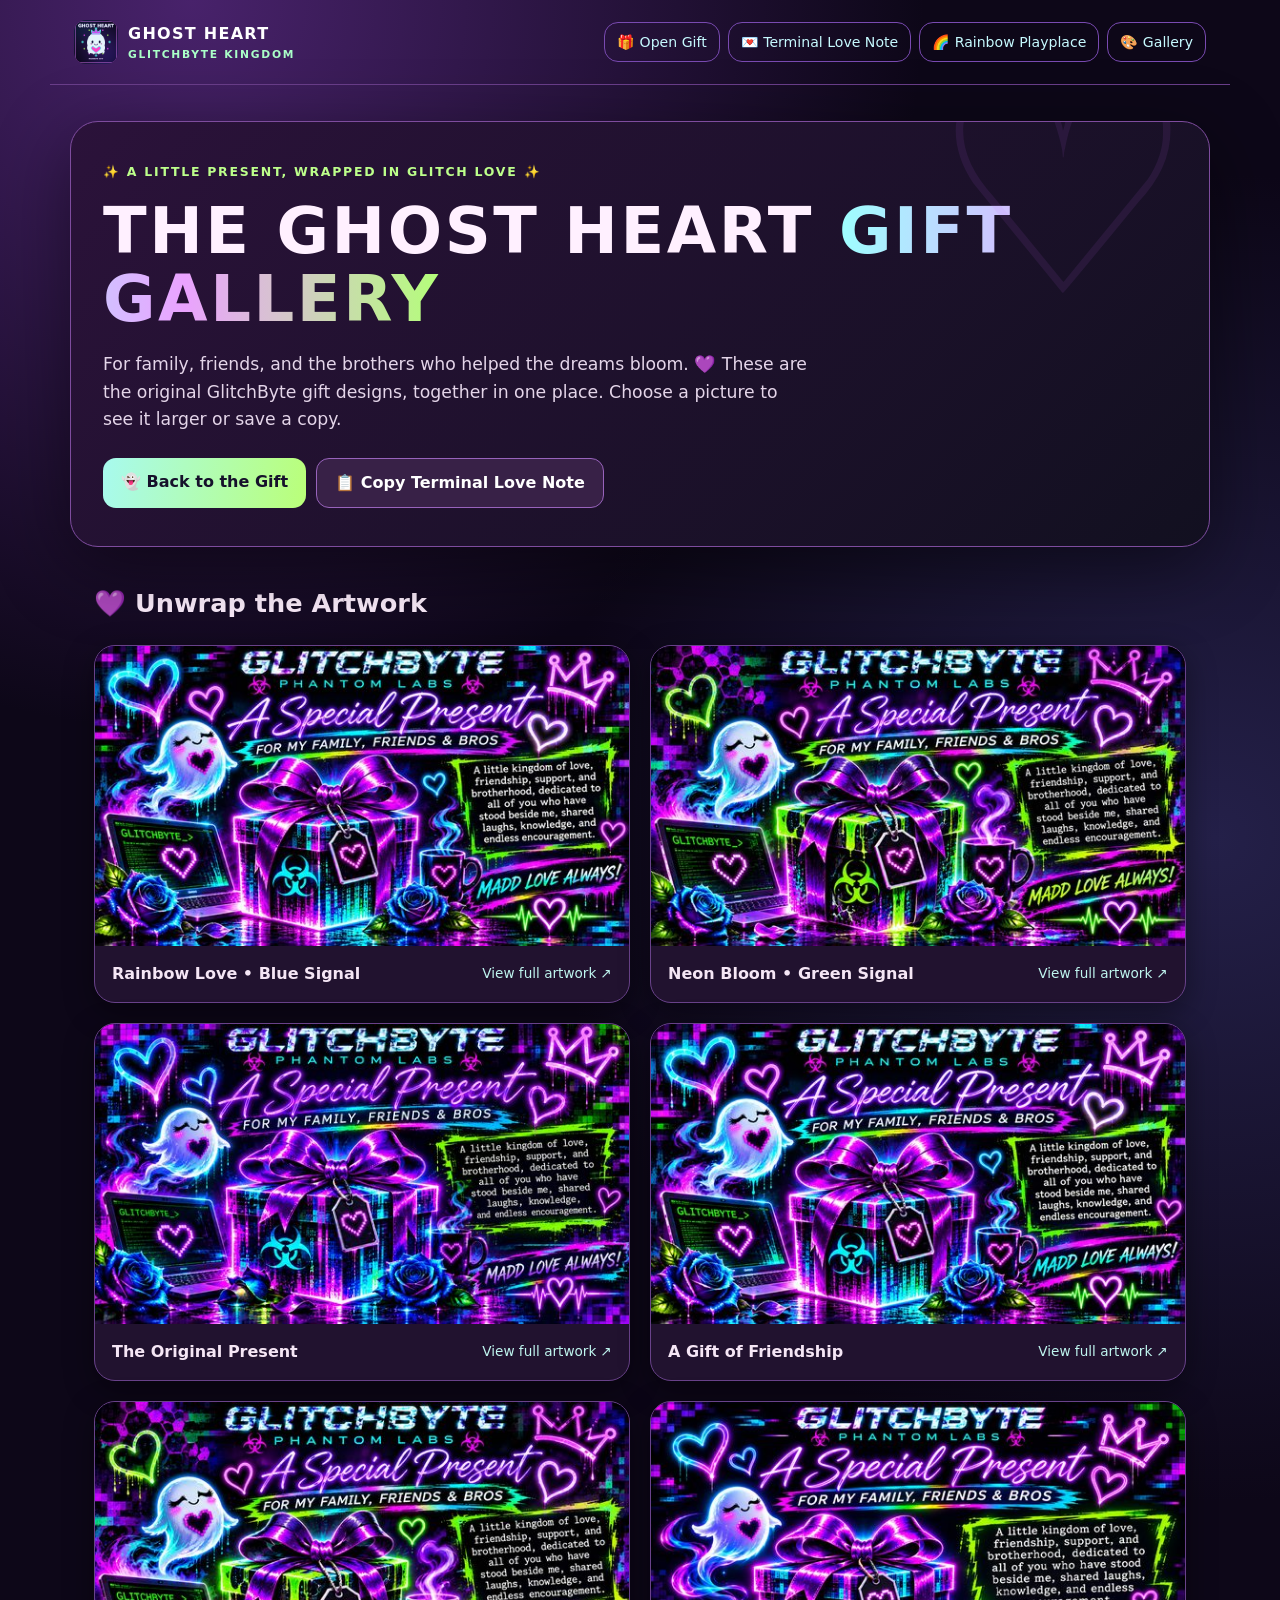
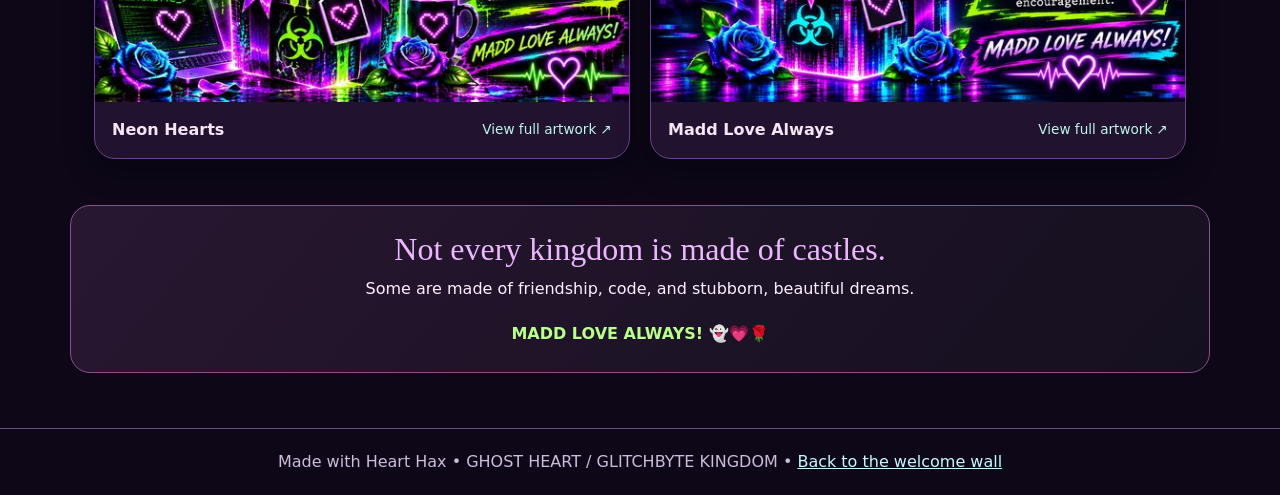
<file: gallery.html>
<!DOCTYPE html>
<html lang="en"><head><meta charset="utf-8"><meta name="viewport" content="width=device-width,initial-scale=1"><meta name="theme-color" content="#150921">
<title>Ghost Heart | The Gift Gallery</title><meta name="description" content="The GlitchByte Ghost Heart gift gallery: neon presents, ghost stories and friendship artwork.">
<link rel="icon" href="assets/ghost-icon.png" type="image/png"><link rel="stylesheet" href="assets/gallery.css"></head>
<body><a class="skip" href="#artwork">Skip to artwork</a>
<header class="top"><a href="index.html" class="brand"><img src="assets/ghost-icon.png" alt="" width="44" height="44"><span>GHOST HEART <small>GLITCHBYTE KINGDOM</small></span></a>
<nav aria-label="Gift navigation"><a href="index.html">🎁 Open Gift</a><a href="index.html#terminal-love-note">💌 Terminal Love Note</a><a href="index.html#rainbow-play">🌈 Rainbow Playplace</a><a href="index.html#art-gallery" aria-current="page">🎨 Gallery</a></nav></header>
<main id="artwork"><section class="intro"><div class="eyebrow">✨ A LITTLE PRESENT, WRAPPED IN GLITCH LOVE ✨</div><h1>THE GHOST HEART <em>GIFT GALLERY</em></h1><p>For family, friends, and the brothers who helped the dreams bloom. 💜 These are the original GlitchByte gift designs, together in one place. Choose a picture to see it larger or save a copy.</p><div class="cta"><a class="solid" href="index.html">👻 Back to the Gift</a><a class="soft" href="index.html#terminal-love-note">📋 Copy Terminal Love Note</a></div></section>
<section class="collection" aria-label="Ghost Heart gift artwork"><h2>💜 Unwrap the Artwork</h2><div class="gallery-grid"><a class="gallery-tile" id="social-blue" href="assets/art/social-blue.jpg" data-art="social-blue"><img src="assets/thumbs/social-blue.jpg" alt="A luminous violet gift, little ghost, terminal, and blue roses" loading="lazy" decoding="async"><div class="tile-caption"><strong>Rainbow Love • Blue Signal</strong><span>View full artwork ↗</span></div></a>
<a class="gallery-tile" id="social-green" href="assets/art/social-green.jpg" data-art="social-green"><img src="assets/thumbs/social-green.jpg" alt="Electric green-and-purple gift for family, friends, and bros" loading="lazy" decoding="async"><div class="tile-caption"><strong>Neon Bloom • Green Signal</strong><span>View full artwork ↗</span></div></a>
<a class="gallery-tile" id="present-one" href="assets/art/present-one.jpg" data-art="present-one"><img src="assets/thumbs/present-one.jpg" alt="Purple neon gift with blue roses and a ghost" loading="lazy" decoding="async"><div class="tile-caption"><strong>The Original Present</strong><span>View full artwork ↗</span></div></a>
<a class="gallery-tile" id="present-two" href="assets/art/present-two.jpg" data-art="present-two"><img src="assets/thumbs/present-two.jpg" alt="GlitchByte neon gift artwork and brotherhood message" loading="lazy" decoding="async"><div class="tile-caption"><strong>A Gift of Friendship</strong><span>View full artwork ↗</span></div></a>
<a class="gallery-tile" id="present-three" href="assets/art/present-three.jpg" data-art="present-three"><img src="assets/thumbs/present-three.jpg" alt="Neon gift box with glitchy hearts and bright green accents" loading="lazy" decoding="async"><div class="tile-caption"><strong>Neon Hearts</strong><span>View full artwork ↗</span></div></a>
<a class="gallery-tile" id="present-four" href="assets/art/present-four.jpg" data-art="present-four"><img src="assets/thumbs/present-four.jpg" alt="A glowing little present and affectionate welcome message" loading="lazy" decoding="async"><div class="tile-caption"><strong>Madd Love Always</strong><span>View full artwork ↗</span></div></a></div></section>
<section class="final-note"><h2>Not every kingdom is made of castles.</h2><p>Some are made of friendship, code, and stubborn, beautiful dreams.</p><strong>MADD LOVE ALWAYS! 👻💗🌹</strong></section></main>
<footer>Made with Heart Hax • GHOST HEART / GLITCHBYTE KINGDOM • <a href="index.html">Back to the welcome wall</a></footer>
<dialog id="lightbox" aria-label="Artwork viewer"><div class="viewer-shell"><div class="viewer-top"><strong id="viewerTitle">Artwork</strong><button type="button" id="viewerClose" aria-label="Close artwork">✕ Close</button></div><img id="viewerImage" alt=""><div class="viewer-actions"><button type="button" id="viewerPrev">← Previous</button><span id="viewerIndex">1 of 6</span><button type="button" id="viewerNext">Next →</button><a id="viewerSave" href="#" download>↓ Save artwork</a></div></div></dialog>
<script src="assets/gallery.js" defer></script></body></html>
</file>
<file: assets/gallery.css>
*{box-sizing:border-box}html{scroll-behavior:smooth}body{margin:0;background:radial-gradient(circle at 15% 0%,#48226b 0%,transparent 31%),radial-gradient(circle at 95% 40%,#242049 0%,transparent 38%),#0d0718;color:#fff0ff;font:16px/1.6 system-ui,-apple-system,"Segoe UI",sans-serif}a{color:#c6faff}button{font:inherit;cursor:pointer}button:focus-visible,a:focus-visible{outline:3px solid #bbff85;outline-offset:3px}.skip{position:absolute;left:-9999px;top:0}.skip:focus{left:10px;z-index:30;background:#fff;color:#111;padding:8px}.top{display:flex;align-items:center;justify-content:space-between;gap:18px;flex-wrap:wrap;max-width:1180px;margin:auto;padding:20px 24px;border-bottom:1px solid #6a3e8b}.brand{text-decoration:none;display:flex;align-items:center;gap:10px;color:#fff;letter-spacing:.08em;font-weight:900}.brand img{border-radius:12px}.brand small{display:block;color:#aaffc8;font-size:.67em;letter-spacing:.16em}.top nav{display:flex;gap:8px;flex-wrap:wrap}.top nav a{border-radius:14px;border:1px solid #794ab1;padding:8px 12px;text-decoration:none;font-size:.88rem}.top nav a:hover{background:#32184e}.intro,.collection,.final-note{max-width:1140px;margin:36px auto;padding:0 24px}.intro{padding:40px 32px 38px;background:linear-gradient(135deg,#2b123a,#121020);border:1px solid #7e4c9e;border-radius:28px;box-shadow:0 20px 75px #0007;position:relative;overflow:hidden}.intro:before{content:'♡';position:absolute;right:1%;top:-80px;font:300px/1 Georgia;color:#ba63ee18;pointer-events:none}.eyebrow{color:#bdff8b;font-weight:800;letter-spacing:.14em;font-size:.78rem}.intro h1{font-size:clamp(2.1rem,5vw,4.2rem);line-height:1.07;letter-spacing:.04em;margin:15px 0}.intro h1 em{font-style:normal;background:linear-gradient(90deg,#9effff,#eaa2ff,#b4ff79);color:transparent;background-clip:text}.intro p{max-width:710px;color:#e4d5e9;font-size:1.08rem}.cta{display:flex;gap:10px;flex-wrap:wrap;margin-top:24px}.cta a{padding:11px 18px;border-radius:13px;text-decoration:none;font-weight:800}.solid{background:linear-gradient(100deg,#a8faef,#baff78);color:#16112b}.soft{background:#382147;border:1px solid #9863bc;color:#fff}.collection h2{font-size:1.6rem}.gallery-grid{display:grid;grid-template-columns:repeat(2,minmax(0,1fr));gap:20px}.gallery-tile{display:block;background:#21122f;border:1px solid #69428a;border-radius:21px;overflow:hidden;text-decoration:none;box-shadow:0 9px 30px #0006;transition:transform .16s,border-color .16s;scroll-margin-top:15px}.gallery-tile:hover,.gallery-tile:focus-visible{transform:translateY(-3px);border-color:#aef989}.gallery-tile img{display:block;width:100%;aspect-ratio:16/9;object-fit:cover;background:#0d0918}.tile-caption{display:flex;align-items:center;justify-content:space-between;gap:12px;padding:15px 17px;color:#f5e6f5}.tile-caption span{font-size:.85rem;color:#bff5ef}.final-note{margin-top:46px;margin-bottom:55px;border-radius:20px;border:1px solid #8a518e;background:linear-gradient(130deg,#281731,#15101f);padding:25px 30px;text-align:center}.final-note h2{margin:0;color:#edb7ff;font:clamp(1.4rem,3vw,2rem) Georgia,serif}.final-note p{margin:8px 0 20px}.final-note strong{color:#baff8c}footer{text-align:center;padding:20px;border-top:1px solid #6f4b81;color:#cebdd9}dialog{border:1px solid #ad83d0;border-radius:18px;padding:0;color:#fff;background:#0f0b18;box-shadow:0 25px 130px #000c;max-width:min(97vw,1200px);max-height:96vh;width:1100px}dialog::backdrop{background:#05030bdc;backdrop-filter:blur(6px)}.viewer-shell{padding:12px}.viewer-top,.viewer-actions{display:flex;gap:12px;align-items:center;justify-content:space-between}.viewer-top{padding:6px 6px 12px}.viewer-top strong{font-size:1.1rem}.viewer-top button,.viewer-actions button,.viewer-actions a{border:1px solid #986fbb;border-radius:11px;background:#2b1b3c;color:#fff;text-decoration:none;padding:9px 13px}.viewer-actions{padding:13px 5px 2px;flex-wrap:wrap}.viewer-actions a{color:#1c1221;background:#b3ff85;font-weight:800;border-color:#b3ff85}.viewer-shell>img{display:block;width:100%;height:auto;max-height:calc(96vh - 155px);object-fit:contain;border-radius:10px;background:#08040d}@media(max-width:680px){.top{padding:12px}.top nav a{padding:7px 9px}.intro,.collection,.final-note{margin:15px 10px;padding:18px}.gallery-grid{grid-template-columns:1fr;gap:12px}.tile-caption{display:block}.tile-caption span{display:block}.viewer-actions{gap:5px}.viewer-actions a,.viewer-actions button{padding:7px;font-size:.78rem}}@media(prefers-reduced-motion:reduce){html{scroll-behavior:auto}.gallery-tile{transition:none}.gallery-tile:hover{transform:none}dialog::backdrop{backdrop-filter:none}}
</file>
